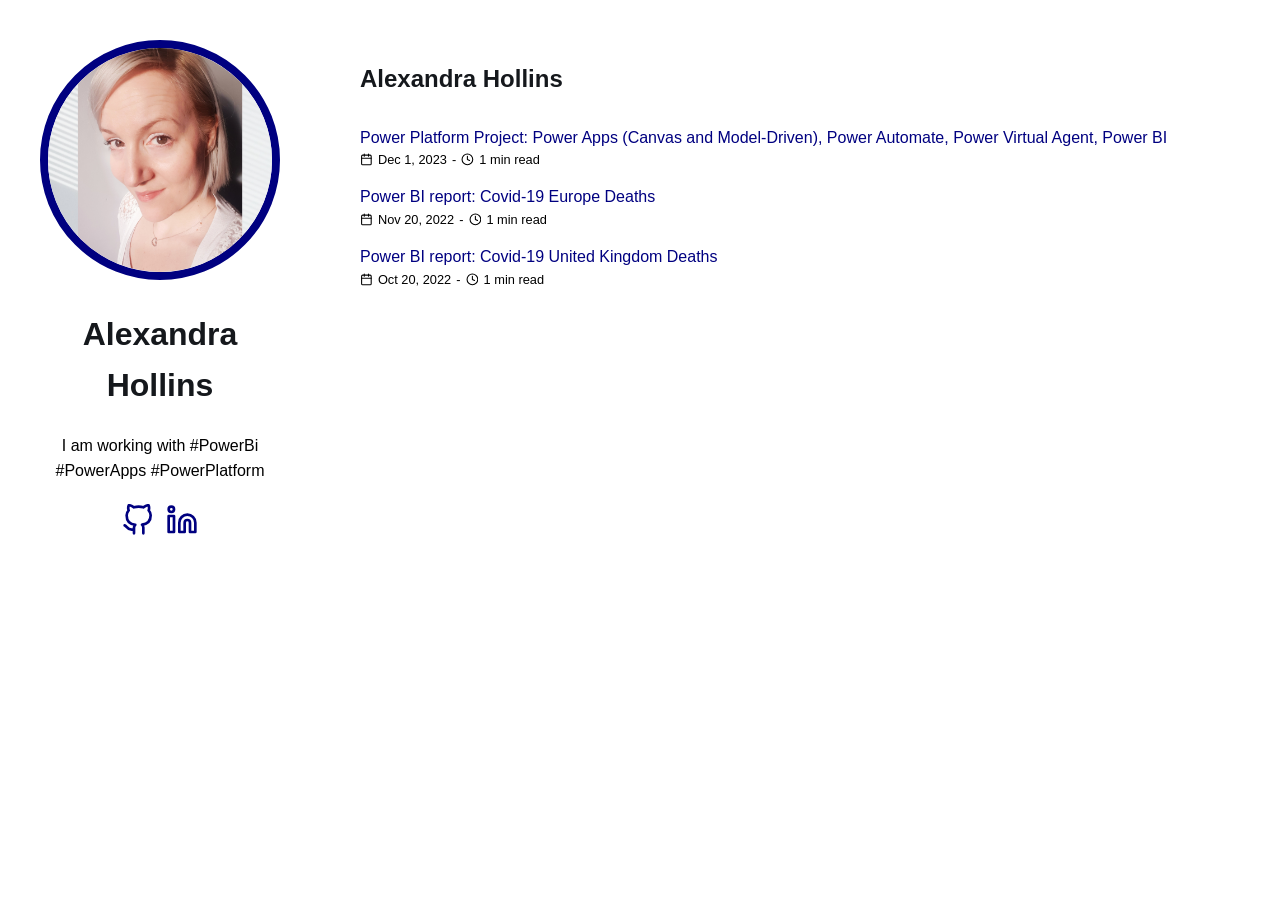
<file: index.html>
<!doctype html><html lang=en-us><head><title>Alexandra Hollins</title>
<link rel="shortcut icon" href=/favicon.ico><meta charset=utf-8><meta name=generator content="Hugo 0.138.0"><meta name=viewport content="width=device-width,initial-scale=1"><meta name=author content="Alexandra"><meta name=description content="I am working with #PowerBi #PowerApps #PowerPlatform"><link rel=stylesheet href=/css/main.min.7941b1f2ca80e45306a956725f062b905b479923d307d8981dcb954a80700f4e.css><link rel=alternate type=application/rss+xml href=https://alexandra.hollins.io/index.xml title="Alexandra Hollins"><meta name=twitter:card content="summary"><meta name=twitter:title content="Alexandra Hollins"><meta name=twitter:description content="I am working with #PowerBi #PowerApps #PowerPlatform"><meta property="og:url" content="https://alexandra.hollins.io/"><meta property="og:site_name" content="Alexandra Hollins"><meta property="og:title" content="Alexandra Hollins"><meta property="og:description" content="I am working with #PowerBi #PowerApps #PowerPlatform"><meta property="og:locale" content="en_us"><meta property="og:type" content="website"></head><body><header class=app-header><a href=https://alexandra.hollins.io/><img class=app-header-avatar src=/avatar%20profile%20photo.png alt=Alexandra></a>
<span class=app-header-title>Alexandra Hollins</span><p>I am working with #PowerBi #PowerApps #PowerPlatform</p><div class=app-header-social><a href=https://github.com/alexandrahollins target=_blank rel="noreferrer noopener me"><svg class="icon icon-github" viewBox="0 0 24 24" fill="none" stroke="currentcolor" stroke-width="2" stroke-linecap="round" stroke-linejoin="round"><title>github</title><path d="M9 19c-5 1.5-5-2.5-7-3m14 6v-3.87a3.37 3.37.0 00-.94-2.61c3.14-.35 6.44-1.54 6.44-7A5.44 5.44.0 0020 4.77 5.07 5.07.0 0019.91 1S18.73.65 16 2.48a13.38 13.38.0 00-7 0C6.27.65 5.09 1 5.09 1A5.07 5.07.0 005 4.77 5.44 5.44.0 003.5 8.55c0 5.42 3.3 6.61 6.44 7A3.37 3.37.0 009 18.13V22"/></svg>
</a><a href=https://www.linkedin.com/in/alexandrahollins/ target=_blank rel="noreferrer noopener me"><svg class="icon icon-linkedin" viewBox="0 0 24 24" fill="none" stroke="currentcolor" stroke-width="2" stroke-linecap="round" stroke-linejoin="round"><title>linkedin</title><path d="M16 8a6 6 0 016 6v7h-4v-7a2 2 0 00-2-2 2 2 0 00-2 2v7h-4v-7a6 6 0 016-6z"/><rect x="2" y="9" width="4" height="12"/><circle cx="4" cy="4" r="2"/></svg></a></div></header><main class=app-container><article><h1>Alexandra Hollins</h1><ul class=posts-list><li class=posts-list-item><a class=posts-list-item-title href=https://alexandra.hollins.io/posts/03-power-up-program-final-challenge/>Power Platform Project: Power Apps (Canvas and Model-Driven), Power Automate, Power Virtual Agent, Power BI</a>
<span class=posts-list-item-description><svg class="icon icon-calendar" viewBox="0 0 24 24" fill="none" stroke="currentcolor" stroke-width="2" stroke-linecap="round" stroke-linejoin="round"><title>calendar</title><rect x="3" y="4" width="18" height="18" rx="2" ry="2"/><line x1="16" y1="2" x2="16" y2="6"/><line x1="8" y1="2" x2="8" y2="6"/><line x1="3" y1="10" x2="21" y2="10"/></svg>
Dec 1, 2023
<span class=posts-list-item-separator>-</span>
<svg class="icon icon-clock" viewBox="0 0 24 24" fill="none" stroke="currentcolor" stroke-width="2" stroke-linecap="round" stroke-linejoin="round"><title>clock</title><circle cx="12" cy="12" r="10"/><polyline points="12 6 12 12 16 14"/></svg>
1 min read</span></li><li class=posts-list-item><a class=posts-list-item-title href=https://alexandra.hollins.io/posts/02-power-bi-report-covid-19-europe-deaths/>Power BI report: Covid-19 Europe Deaths</a>
<span class=posts-list-item-description><svg class="icon icon-calendar" viewBox="0 0 24 24" fill="none" stroke="currentcolor" stroke-width="2" stroke-linecap="round" stroke-linejoin="round"><title>calendar</title><rect x="3" y="4" width="18" height="18" rx="2" ry="2"/><line x1="16" y1="2" x2="16" y2="6"/><line x1="8" y1="2" x2="8" y2="6"/><line x1="3" y1="10" x2="21" y2="10"/></svg>
Nov 20, 2022
<span class=posts-list-item-separator>-</span>
<svg class="icon icon-clock" viewBox="0 0 24 24" fill="none" stroke="currentcolor" stroke-width="2" stroke-linecap="round" stroke-linejoin="round"><title>clock</title><circle cx="12" cy="12" r="10"/><polyline points="12 6 12 12 16 14"/></svg>
1 min read</span></li><li class=posts-list-item><a class=posts-list-item-title href=https://alexandra.hollins.io/posts/01-power-bi-report-covid-19-united-kingdom-deaths/>Power BI report: Covid-19 United Kingdom Deaths</a>
<span class=posts-list-item-description><svg class="icon icon-calendar" viewBox="0 0 24 24" fill="none" stroke="currentcolor" stroke-width="2" stroke-linecap="round" stroke-linejoin="round"><title>calendar</title><rect x="3" y="4" width="18" height="18" rx="2" ry="2"/><line x1="16" y1="2" x2="16" y2="6"/><line x1="8" y1="2" x2="8" y2="6"/><line x1="3" y1="10" x2="21" y2="10"/></svg>
Oct 20, 2022
<span class=posts-list-item-separator>-</span>
<svg class="icon icon-clock" viewBox="0 0 24 24" fill="none" stroke="currentcolor" stroke-width="2" stroke-linecap="round" stroke-linejoin="round"><title>clock</title><circle cx="12" cy="12" r="10"/><polyline points="12 6 12 12 16 14"/></svg>
1 min read</span></li></ul></article></main></body></html>
</file>
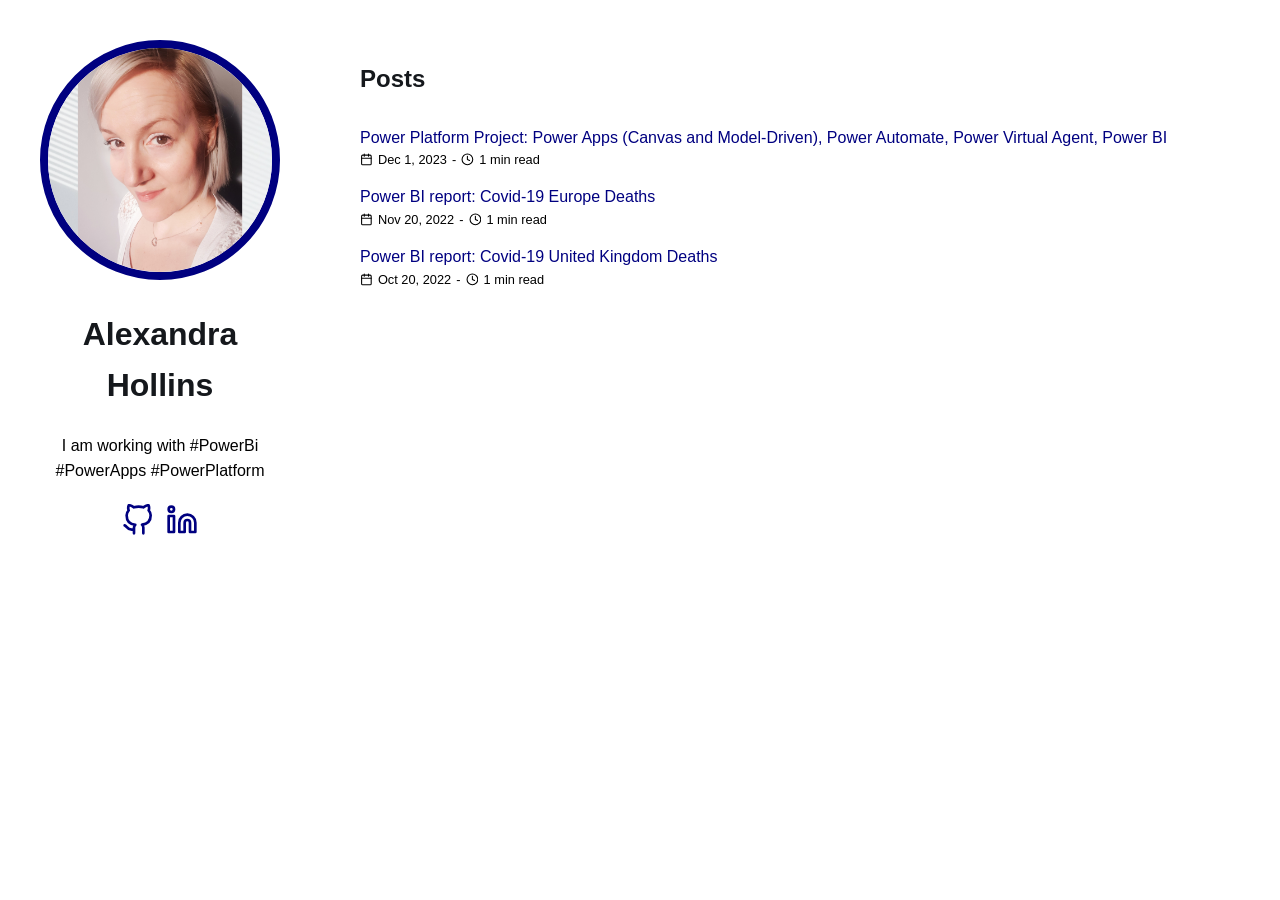
<file: posts/index.html>
<!doctype html><html lang=en-us><head><title>Posts // Alexandra Hollins</title>
<link rel="shortcut icon" href=/favicon.ico><meta charset=utf-8><meta name=generator content="Hugo 0.138.0"><meta name=viewport content="width=device-width,initial-scale=1"><meta name=author content="Alexandra"><meta name=description content><link rel=stylesheet href=/css/main.min.7941b1f2ca80e45306a956725f062b905b479923d307d8981dcb954a80700f4e.css><link rel=alternate type=application/rss+xml href=https://alexandra.hollins.io/posts/index.xml title="Alexandra Hollins"><meta name=twitter:card content="summary"><meta name=twitter:title content="Posts"><meta name=twitter:description content="I am working with #PowerBi #PowerApps #PowerPlatform"><meta property="og:url" content="https://alexandra.hollins.io/posts/"><meta property="og:site_name" content="Alexandra Hollins"><meta property="og:title" content="Posts"><meta property="og:description" content="I am working with #PowerBi #PowerApps #PowerPlatform"><meta property="og:locale" content="en_us"><meta property="og:type" content="website"></head><body><header class=app-header><a href=https://alexandra.hollins.io/><img class=app-header-avatar src=/avatar%20profile%20photo.png alt=Alexandra></a>
<span class=app-header-title>Alexandra Hollins</span><p>I am working with #PowerBi #PowerApps #PowerPlatform</p><div class=app-header-social><a href=https://github.com/alexandrahollins target=_blank rel="noreferrer noopener me"><svg class="icon icon-github" viewBox="0 0 24 24" fill="none" stroke="currentcolor" stroke-width="2" stroke-linecap="round" stroke-linejoin="round"><title>github</title><path d="M9 19c-5 1.5-5-2.5-7-3m14 6v-3.87a3.37 3.37.0 00-.94-2.61c3.14-.35 6.44-1.54 6.44-7A5.44 5.44.0 0020 4.77 5.07 5.07.0 0019.91 1S18.73.65 16 2.48a13.38 13.38.0 00-7 0C6.27.65 5.09 1 5.09 1A5.07 5.07.0 005 4.77 5.44 5.44.0 003.5 8.55c0 5.42 3.3 6.61 6.44 7A3.37 3.37.0 009 18.13V22"/></svg>
</a><a href=https://www.linkedin.com/in/alexandrahollins/ target=_blank rel="noreferrer noopener me"><svg class="icon icon-linkedin" viewBox="0 0 24 24" fill="none" stroke="currentcolor" stroke-width="2" stroke-linecap="round" stroke-linejoin="round"><title>linkedin</title><path d="M16 8a6 6 0 016 6v7h-4v-7a2 2 0 00-2-2 2 2 0 00-2 2v7h-4v-7a6 6 0 016-6z"/><rect x="2" y="9" width="4" height="12"/><circle cx="4" cy="4" r="2"/></svg></a></div></header><main class=app-container><article><h1>Posts</h1><ul class=posts-list><li class=posts-list-item><a class=posts-list-item-title href=https://alexandra.hollins.io/posts/03-power-up-program-final-challenge/>Power Platform Project: Power Apps (Canvas and Model-Driven), Power Automate, Power Virtual Agent, Power BI</a>
<span class=posts-list-item-description><svg class="icon icon-calendar" viewBox="0 0 24 24" fill="none" stroke="currentcolor" stroke-width="2" stroke-linecap="round" stroke-linejoin="round"><title>calendar</title><rect x="3" y="4" width="18" height="18" rx="2" ry="2"/><line x1="16" y1="2" x2="16" y2="6"/><line x1="8" y1="2" x2="8" y2="6"/><line x1="3" y1="10" x2="21" y2="10"/></svg>
Dec 1, 2023
<span class=posts-list-item-separator>-</span>
<svg class="icon icon-clock" viewBox="0 0 24 24" fill="none" stroke="currentcolor" stroke-width="2" stroke-linecap="round" stroke-linejoin="round"><title>clock</title><circle cx="12" cy="12" r="10"/><polyline points="12 6 12 12 16 14"/></svg>
1 min read</span></li><li class=posts-list-item><a class=posts-list-item-title href=https://alexandra.hollins.io/posts/02-power-bi-report-covid-19-europe-deaths/>Power BI report: Covid-19 Europe Deaths</a>
<span class=posts-list-item-description><svg class="icon icon-calendar" viewBox="0 0 24 24" fill="none" stroke="currentcolor" stroke-width="2" stroke-linecap="round" stroke-linejoin="round"><title>calendar</title><rect x="3" y="4" width="18" height="18" rx="2" ry="2"/><line x1="16" y1="2" x2="16" y2="6"/><line x1="8" y1="2" x2="8" y2="6"/><line x1="3" y1="10" x2="21" y2="10"/></svg>
Nov 20, 2022
<span class=posts-list-item-separator>-</span>
<svg class="icon icon-clock" viewBox="0 0 24 24" fill="none" stroke="currentcolor" stroke-width="2" stroke-linecap="round" stroke-linejoin="round"><title>clock</title><circle cx="12" cy="12" r="10"/><polyline points="12 6 12 12 16 14"/></svg>
1 min read</span></li><li class=posts-list-item><a class=posts-list-item-title href=https://alexandra.hollins.io/posts/01-power-bi-report-covid-19-united-kingdom-deaths/>Power BI report: Covid-19 United Kingdom Deaths</a>
<span class=posts-list-item-description><svg class="icon icon-calendar" viewBox="0 0 24 24" fill="none" stroke="currentcolor" stroke-width="2" stroke-linecap="round" stroke-linejoin="round"><title>calendar</title><rect x="3" y="4" width="18" height="18" rx="2" ry="2"/><line x1="16" y1="2" x2="16" y2="6"/><line x1="8" y1="2" x2="8" y2="6"/><line x1="3" y1="10" x2="21" y2="10"/></svg>
Oct 20, 2022
<span class=posts-list-item-separator>-</span>
<svg class="icon icon-clock" viewBox="0 0 24 24" fill="none" stroke="currentcolor" stroke-width="2" stroke-linecap="round" stroke-linejoin="round"><title>clock</title><circle cx="12" cy="12" r="10"/><polyline points="12 6 12 12 16 14"/></svg>
1 min read</span></li></ul></article></main></body></html>
</file>
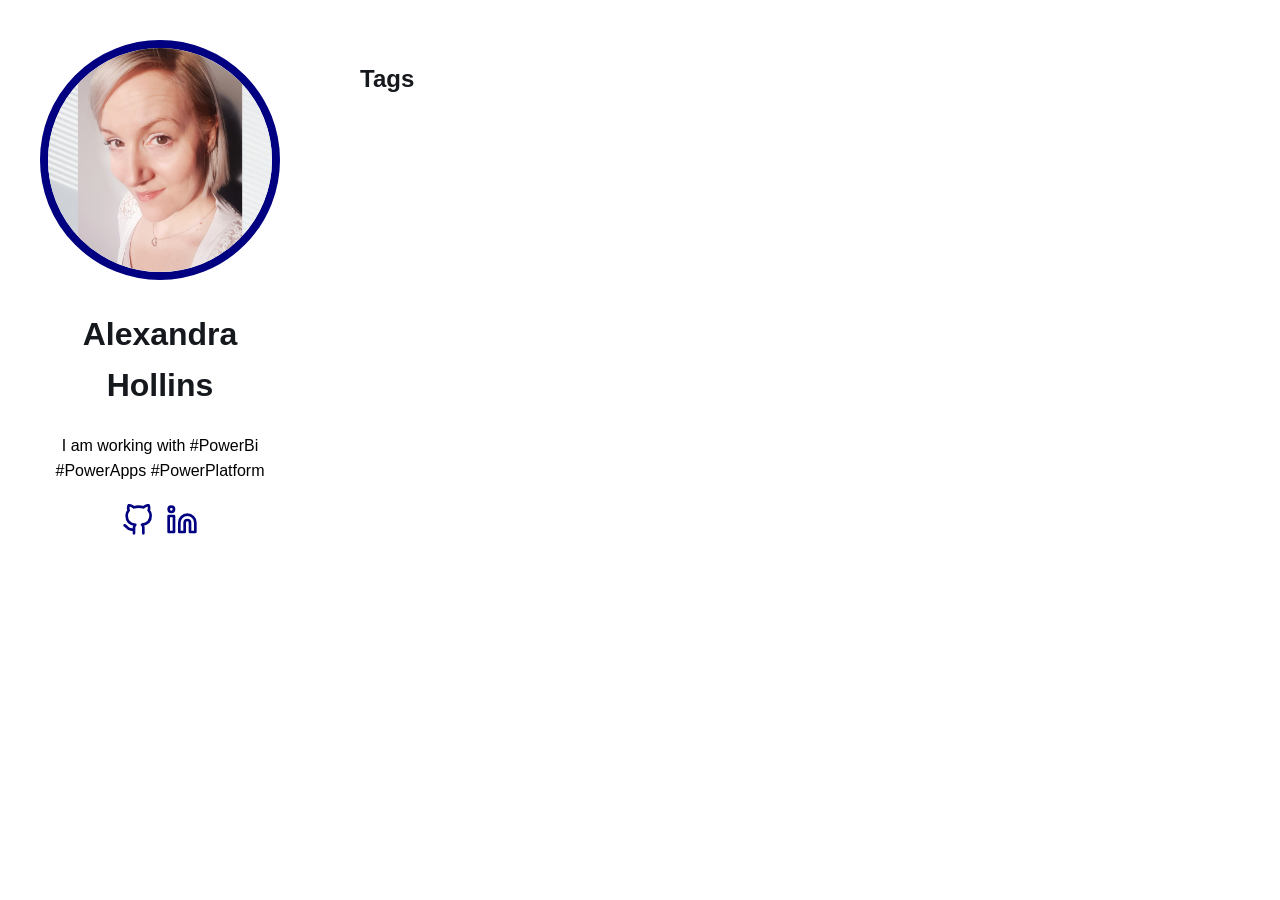
<file: tags/index.html>
<!doctype html><html lang=en-us><head><title>Tags // Alexandra Hollins</title>
<link rel="shortcut icon" href=/favicon.ico><meta charset=utf-8><meta name=generator content="Hugo 0.138.0"><meta name=viewport content="width=device-width,initial-scale=1"><meta name=author content="Alexandra"><meta name=description content><link rel=stylesheet href=/css/main.min.7941b1f2ca80e45306a956725f062b905b479923d307d8981dcb954a80700f4e.css><link rel=alternate type=application/rss+xml href=https://alexandra.hollins.io/tags/index.xml title="Alexandra Hollins"><meta name=twitter:card content="summary"><meta name=twitter:title content="Tags"><meta name=twitter:description content="I am working with #PowerBi #PowerApps #PowerPlatform"><meta property="og:url" content="https://alexandra.hollins.io/tags/"><meta property="og:site_name" content="Alexandra Hollins"><meta property="og:title" content="Tags"><meta property="og:description" content="I am working with #PowerBi #PowerApps #PowerPlatform"><meta property="og:locale" content="en_us"><meta property="og:type" content="website"></head><body><header class=app-header><a href=https://alexandra.hollins.io/><img class=app-header-avatar src=/avatar%20profile%20photo.png alt=Alexandra></a>
<span class=app-header-title>Alexandra Hollins</span><p>I am working with #PowerBi #PowerApps #PowerPlatform</p><div class=app-header-social><a href=https://github.com/alexandrahollins target=_blank rel="noreferrer noopener me"><svg class="icon icon-github" viewBox="0 0 24 24" fill="none" stroke="currentcolor" stroke-width="2" stroke-linecap="round" stroke-linejoin="round"><title>github</title><path d="M9 19c-5 1.5-5-2.5-7-3m14 6v-3.87a3.37 3.37.0 00-.94-2.61c3.14-.35 6.44-1.54 6.44-7A5.44 5.44.0 0020 4.77 5.07 5.07.0 0019.91 1S18.73.65 16 2.48a13.38 13.38.0 00-7 0C6.27.65 5.09 1 5.09 1A5.07 5.07.0 005 4.77 5.44 5.44.0 003.5 8.55c0 5.42 3.3 6.61 6.44 7A3.37 3.37.0 009 18.13V22"/></svg>
</a><a href=https://www.linkedin.com/in/alexandrahollins/ target=_blank rel="noreferrer noopener me"><svg class="icon icon-linkedin" viewBox="0 0 24 24" fill="none" stroke="currentcolor" stroke-width="2" stroke-linecap="round" stroke-linejoin="round"><title>linkedin</title><path d="M16 8a6 6 0 016 6v7h-4v-7a2 2 0 00-2-2 2 2 0 00-2 2v7h-4v-7a6 6 0 016-6z"/><rect x="2" y="9" width="4" height="12"/><circle cx="4" cy="4" r="2"/></svg></a></div></header><main class=app-container><article><h1>Tags</h1><ul class=tags-list></ul></article></main></body></html>
</file>
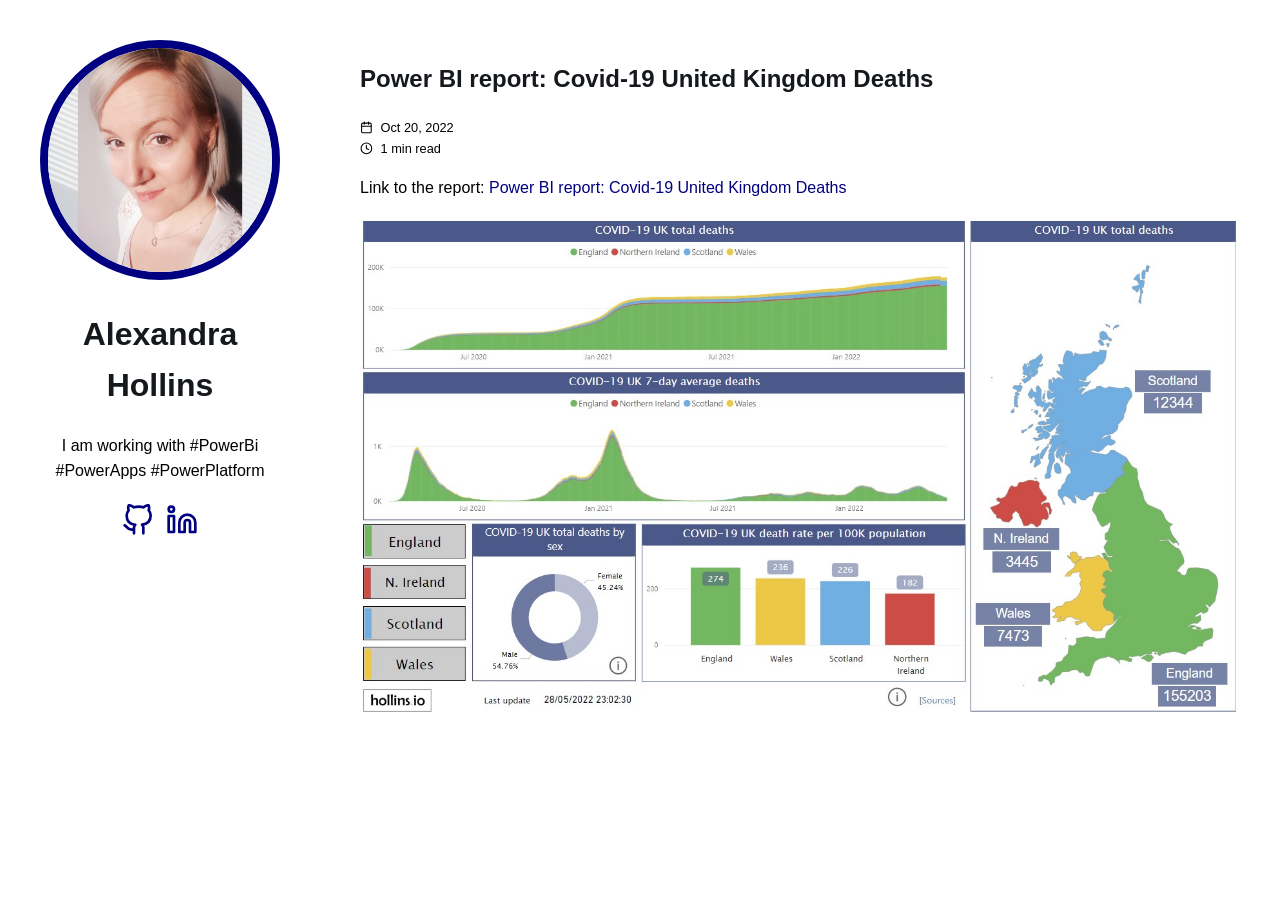
<file: posts/01-power-bi-report-covid-19-united-kingdom-deaths/index.html>
<!doctype html><html lang=en-us><head><title>Power BI report: Covid-19 United Kingdom Deaths // Alexandra Hollins</title>
<link rel="shortcut icon" href=/favicon.ico><meta charset=utf-8><meta name=generator content="Hugo 0.138.0"><meta name=viewport content="width=device-width,initial-scale=1"><meta name=author content="Alexandra"><meta name=description content><link rel=stylesheet href=/css/main.min.7941b1f2ca80e45306a956725f062b905b479923d307d8981dcb954a80700f4e.css><meta name=twitter:card content="summary"><meta name=twitter:title content="Power BI report: Covid-19 United Kingdom Deaths"><meta name=twitter:description content="Link to the report: Power BI report: Covid-19 United Kingdom Deaths"><meta property="og:url" content="https://alexandra.hollins.io/posts/01-power-bi-report-covid-19-united-kingdom-deaths/"><meta property="og:site_name" content="Alexandra Hollins"><meta property="og:title" content="Power BI report: Covid-19 United Kingdom Deaths"><meta property="og:description" content="Link to the report: Power BI report: Covid-19 United Kingdom Deaths"><meta property="og:locale" content="en_us"><meta property="og:type" content="article"><meta property="article:section" content="posts"><meta property="article:published_time" content="2022-10-20T14:25:18+01:00"><meta property="article:modified_time" content="2022-10-20T14:25:18+01:00"></head><body><header class=app-header><a href=https://alexandra.hollins.io/><img class=app-header-avatar src=/avatar%20profile%20photo.png alt=Alexandra></a>
<span class=app-header-title>Alexandra Hollins</span><p>I am working with #PowerBi #PowerApps #PowerPlatform</p><div class=app-header-social><a href=https://github.com/alexandrahollins target=_blank rel="noreferrer noopener me"><svg class="icon icon-github" viewBox="0 0 24 24" fill="none" stroke="currentcolor" stroke-width="2" stroke-linecap="round" stroke-linejoin="round"><title>github</title><path d="M9 19c-5 1.5-5-2.5-7-3m14 6v-3.87a3.37 3.37.0 00-.94-2.61c3.14-.35 6.44-1.54 6.44-7A5.44 5.44.0 0020 4.77 5.07 5.07.0 0019.91 1S18.73.65 16 2.48a13.38 13.38.0 00-7 0C6.27.65 5.09 1 5.09 1A5.07 5.07.0 005 4.77 5.44 5.44.0 003.5 8.55c0 5.42 3.3 6.61 6.44 7A3.37 3.37.0 009 18.13V22"/></svg>
</a><a href=https://www.linkedin.com/in/alexandrahollins/ target=_blank rel="noreferrer noopener me"><svg class="icon icon-linkedin" viewBox="0 0 24 24" fill="none" stroke="currentcolor" stroke-width="2" stroke-linecap="round" stroke-linejoin="round"><title>linkedin</title><path d="M16 8a6 6 0 016 6v7h-4v-7a2 2 0 00-2-2 2 2 0 00-2 2v7h-4v-7a6 6 0 016-6z"/><rect x="2" y="9" width="4" height="12"/><circle cx="4" cy="4" r="2"/></svg></a></div></header><main class=app-container><article class=post><header class=post-header><h1 class=post-title>Power BI report: Covid-19 United Kingdom Deaths</h1><div class=post-meta><div><svg class="icon icon-calendar" viewBox="0 0 24 24" fill="none" stroke="currentcolor" stroke-width="2" stroke-linecap="round" stroke-linejoin="round"><title>calendar</title><rect x="3" y="4" width="18" height="18" rx="2" ry="2"/><line x1="16" y1="2" x2="16" y2="6"/><line x1="8" y1="2" x2="8" y2="6"/><line x1="3" y1="10" x2="21" y2="10"/></svg>
Oct 20, 2022</div><div><svg class="icon icon-clock" viewBox="0 0 24 24" fill="none" stroke="currentcolor" stroke-width="2" stroke-linecap="round" stroke-linejoin="round"><title>clock</title><circle cx="12" cy="12" r="10"/><polyline points="12 6 12 12 16 14"/></svg>
1 min read</div></div></header><div class=post-content><p>Link to the report:
<a href="https://app.powerbi.com/view?r=eyJrIjoiOWYwZmUzNjQtYWIyZC00ZmEzLTk1YjQtNTZhYWFkOTk1OGNjIiwidCI6IjZmYWVlOTZkLWIxYWItNDc3MS04NzViLTM2Mzc5NjYyOGRlYiJ9" target=_blank rel=noopener>Power BI report: Covid-19 United Kingdom Deaths</a></p><p><a href="https://app.powerbi.com/view?r=eyJrIjoiOWYwZmUzNjQtYWIyZC00ZmEzLTk1YjQtNTZhYWFkOTk1OGNjIiwidCI6IjZmYWVlOTZkLWIxYWItNDc3MS04NzViLTM2Mzc5NjYyOGRlYiJ9" target=_blank rel=noopener><img src=../../img/1/1.jpg alt></a></p></div><div class=post-footer></div></article></main></body></html>
</file>
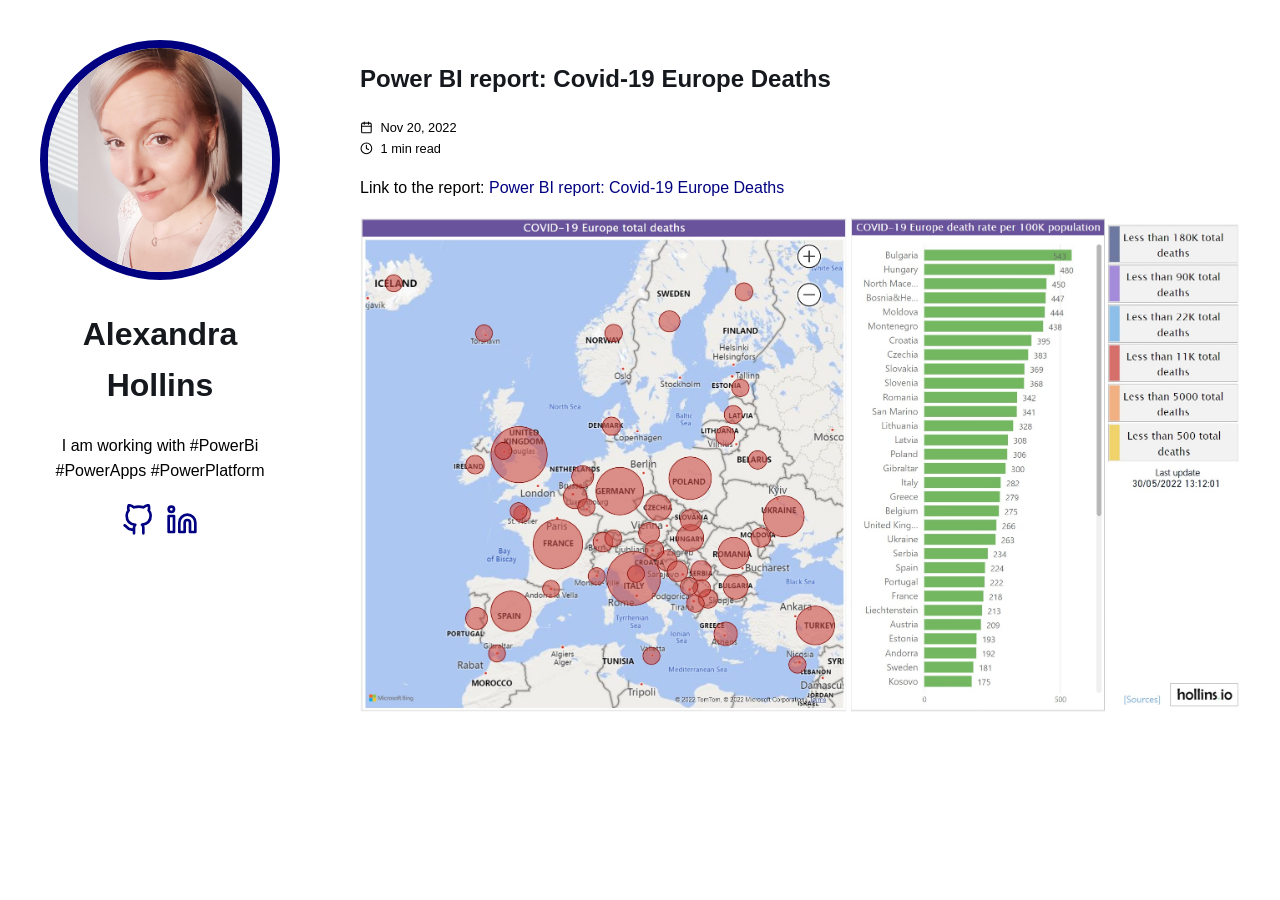
<file: posts/02-power-bi-report-covid-19-europe-deaths/index.html>
<!doctype html><html lang=en-us><head><title>Power BI report: Covid-19 Europe Deaths // Alexandra Hollins</title>
<link rel="shortcut icon" href=/favicon.ico><meta charset=utf-8><meta name=generator content="Hugo 0.138.0"><meta name=viewport content="width=device-width,initial-scale=1"><meta name=author content="Alexandra"><meta name=description content><link rel=stylesheet href=/css/main.min.7941b1f2ca80e45306a956725f062b905b479923d307d8981dcb954a80700f4e.css><meta name=twitter:card content="summary"><meta name=twitter:title content="Power BI report: Covid-19 Europe Deaths"><meta name=twitter:description content="Link to the report: Power BI report: Covid-19 Europe Deaths"><meta property="og:url" content="https://alexandra.hollins.io/posts/02-power-bi-report-covid-19-europe-deaths/"><meta property="og:site_name" content="Alexandra Hollins"><meta property="og:title" content="Power BI report: Covid-19 Europe Deaths"><meta property="og:description" content="Link to the report: Power BI report: Covid-19 Europe Deaths"><meta property="og:locale" content="en_us"><meta property="og:type" content="article"><meta property="article:section" content="posts"><meta property="article:published_time" content="2022-11-20T14:25:18+01:00"><meta property="article:modified_time" content="2022-11-20T14:25:18+01:00"></head><body><header class=app-header><a href=https://alexandra.hollins.io/><img class=app-header-avatar src=/avatar%20profile%20photo.png alt=Alexandra></a>
<span class=app-header-title>Alexandra Hollins</span><p>I am working with #PowerBi #PowerApps #PowerPlatform</p><div class=app-header-social><a href=https://github.com/alexandrahollins target=_blank rel="noreferrer noopener me"><svg class="icon icon-github" viewBox="0 0 24 24" fill="none" stroke="currentcolor" stroke-width="2" stroke-linecap="round" stroke-linejoin="round"><title>github</title><path d="M9 19c-5 1.5-5-2.5-7-3m14 6v-3.87a3.37 3.37.0 00-.94-2.61c3.14-.35 6.44-1.54 6.44-7A5.44 5.44.0 0020 4.77 5.07 5.07.0 0019.91 1S18.73.65 16 2.48a13.38 13.38.0 00-7 0C6.27.65 5.09 1 5.09 1A5.07 5.07.0 005 4.77 5.44 5.44.0 003.5 8.55c0 5.42 3.3 6.61 6.44 7A3.37 3.37.0 009 18.13V22"/></svg>
</a><a href=https://www.linkedin.com/in/alexandrahollins/ target=_blank rel="noreferrer noopener me"><svg class="icon icon-linkedin" viewBox="0 0 24 24" fill="none" stroke="currentcolor" stroke-width="2" stroke-linecap="round" stroke-linejoin="round"><title>linkedin</title><path d="M16 8a6 6 0 016 6v7h-4v-7a2 2 0 00-2-2 2 2 0 00-2 2v7h-4v-7a6 6 0 016-6z"/><rect x="2" y="9" width="4" height="12"/><circle cx="4" cy="4" r="2"/></svg></a></div></header><main class=app-container><article class=post><header class=post-header><h1 class=post-title>Power BI report: Covid-19 Europe Deaths</h1><div class=post-meta><div><svg class="icon icon-calendar" viewBox="0 0 24 24" fill="none" stroke="currentcolor" stroke-width="2" stroke-linecap="round" stroke-linejoin="round"><title>calendar</title><rect x="3" y="4" width="18" height="18" rx="2" ry="2"/><line x1="16" y1="2" x2="16" y2="6"/><line x1="8" y1="2" x2="8" y2="6"/><line x1="3" y1="10" x2="21" y2="10"/></svg>
Nov 20, 2022</div><div><svg class="icon icon-clock" viewBox="0 0 24 24" fill="none" stroke="currentcolor" stroke-width="2" stroke-linecap="round" stroke-linejoin="round"><title>clock</title><circle cx="12" cy="12" r="10"/><polyline points="12 6 12 12 16 14"/></svg>
1 min read</div></div></header><div class=post-content><p>Link to the report:
<a href="https://app.powerbi.com/view?r=eyJrIjoiYzE0ZWMwM2MtOTlhYi00MTI0LTg3YmYtMzQ2MWE1NzhkNDZhIiwidCI6IjZmYWVlOTZkLWIxYWItNDc3MS04NzViLTM2Mzc5NjYyOGRlYiJ9" target=_blank rel=noopener>Power BI report: Covid-19 Europe Deaths</a></p><p><a href="https://app.powerbi.com/view?r=eyJrIjoiYzE0ZWMwM2MtOTlhYi00MTI0LTg3YmYtMzQ2MWE1NzhkNDZhIiwidCI6IjZmYWVlOTZkLWIxYWItNDc3MS04NzViLTM2Mzc5NjYyOGRlYiJ9" target=_blank rel=noopener><img src=../../img/2/1.jpeg alt></a></p></div><div class=post-footer></div></article></main></body></html>
</file>
